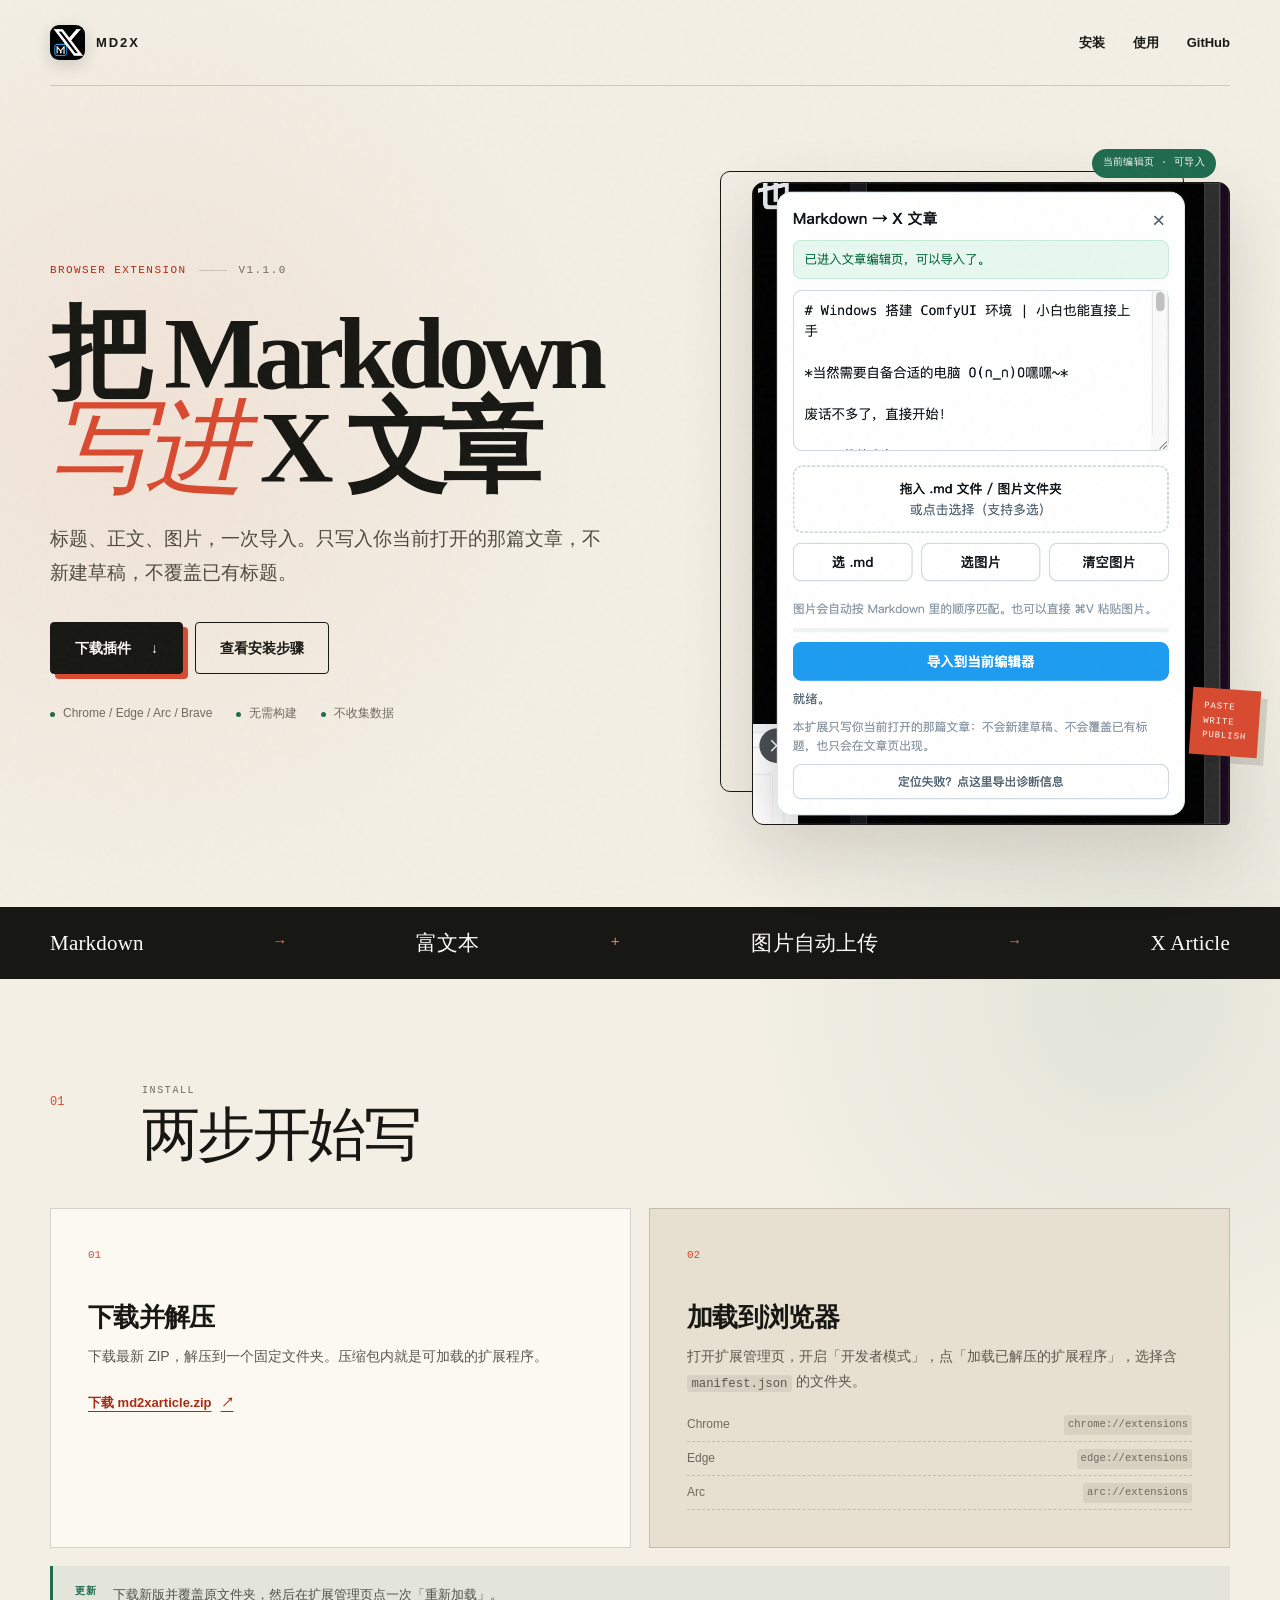
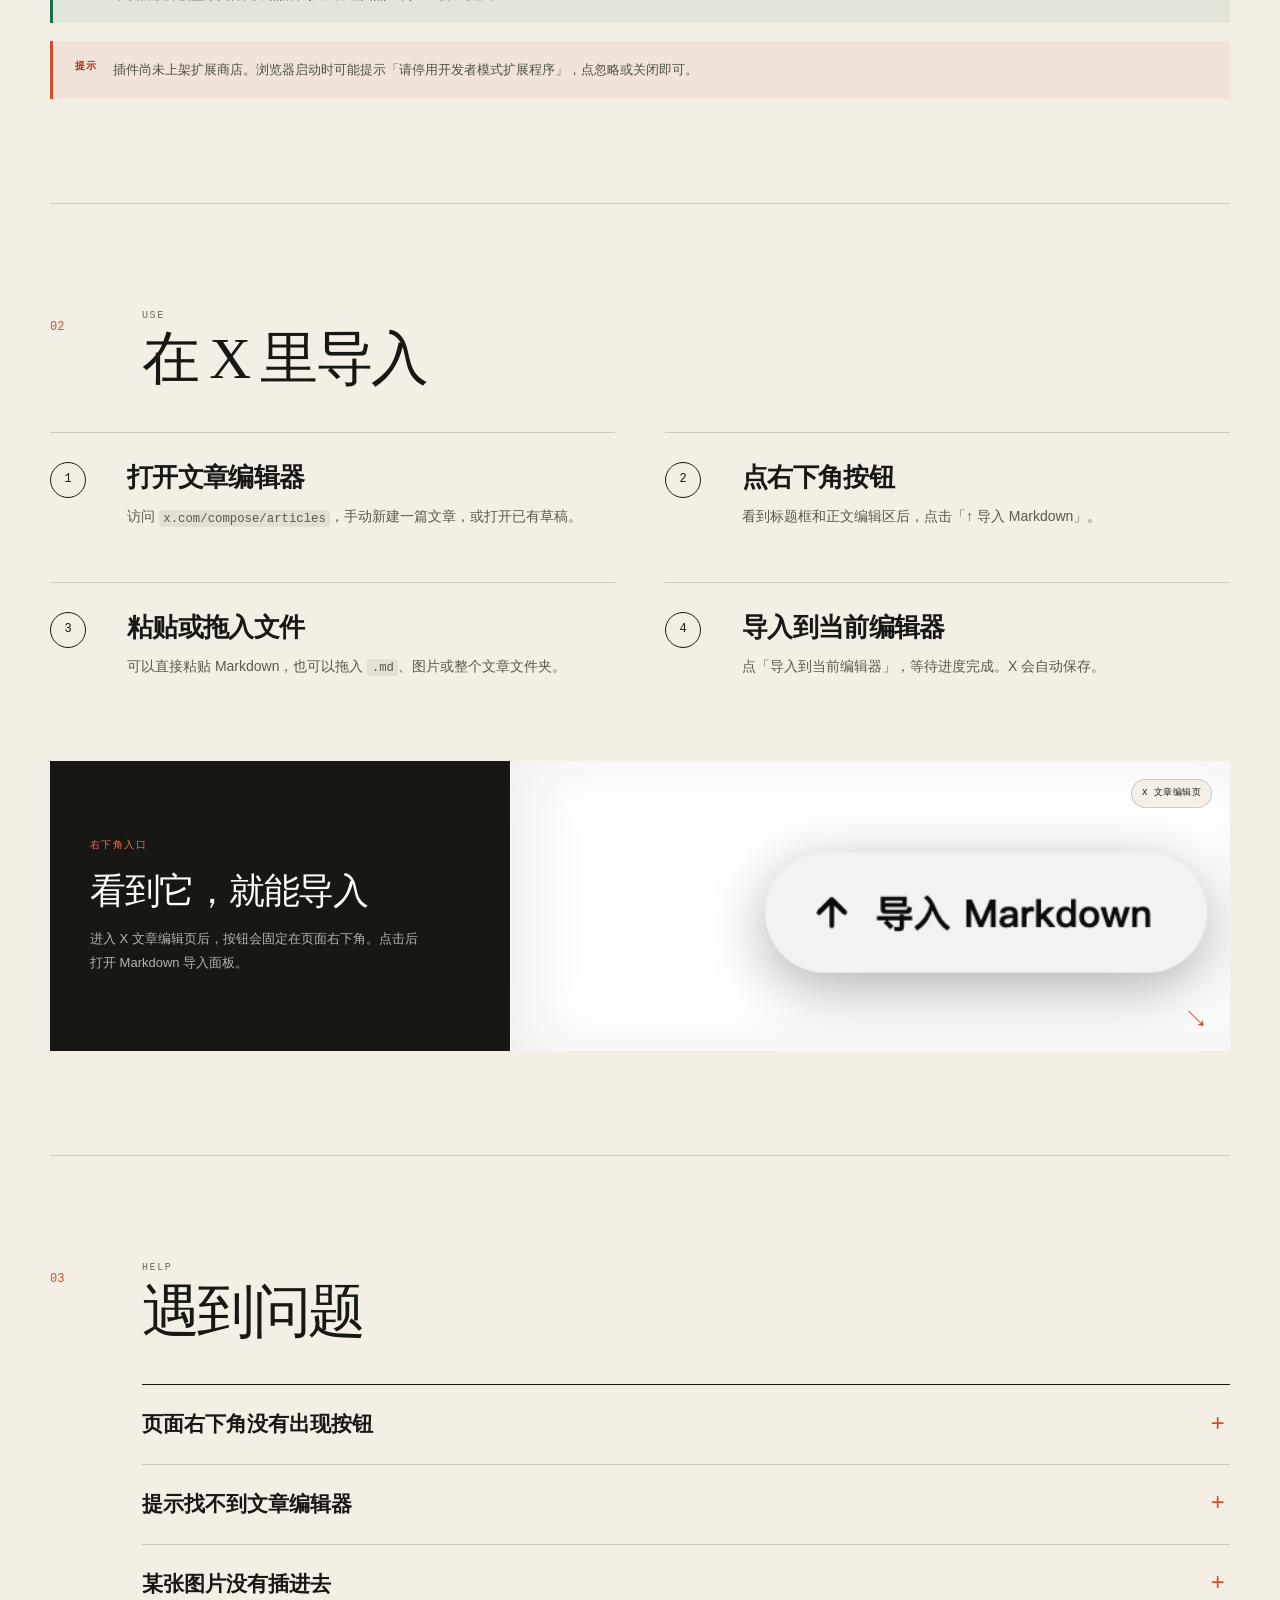
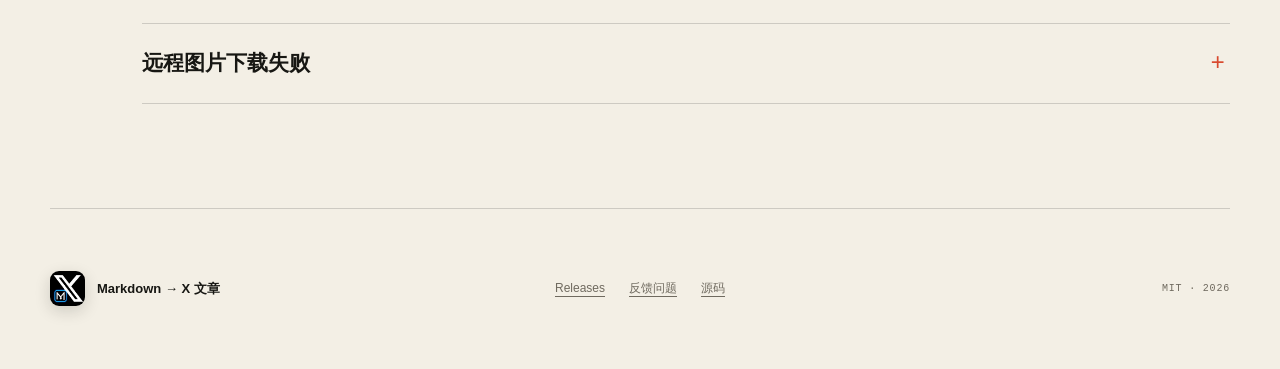
<file: docs/index.html>
<!doctype html>
<html lang="zh-CN">
  <head>
    <meta charset="UTF-8" />
    <meta name="viewport" content="width=device-width, initial-scale=1.0" />
    <meta
      name="description"
      content="把 Markdown 粘贴进 X 文章编辑器，自动生成富文本并上传图片。"
    />
    <meta name="theme-color" content="#f3efe5" />
    <meta property="og:image" content="./icon-512.png" />
    <title>Markdown → X 文章</title>
    <link rel="icon" type="image/png" sizes="32x32" href="./favicon-32.png" />
    <link rel="icon" type="image/png" sizes="128x128" href="./icon-128.png" />
    <link rel="apple-touch-icon" href="./icon-512.png" />
    <link rel="stylesheet" href="./styles.css" />
  </head>
  <body>
    <div class="grain" aria-hidden="true"></div>

    <header class="site-header shell">
      <a class="brand" href="./" aria-label="Markdown 转 X 文章首页">
        <img class="brand-mark" src="./icon-128.png" alt="" width="35" height="35" />
        <span>MD2X</span>
      </a>
      <nav class="nav" aria-label="主要导航">
        <a href="#install">安装</a>
        <a href="#use">使用</a>
        <a href="https://github.com/ATQQ/md2xarticle" target="_blank" rel="noreferrer">GitHub</a>
      </nav>
    </header>

    <main>
      <section class="hero shell">
        <div class="hero-copy">
          <div class="eyebrow"><span>Browser extension</span><span>v1.1.0</span></div>
          <h1>把 Markdown<br /><em>写进</em> X 文章</h1>
          <p class="lede">
            标题、正文、图片，一次导入。只写入你当前打开的那篇文章，不新建草稿，不覆盖已有标题。
          </p>
          <div class="actions">
            <a
              class="button button-primary"
              href="https://github.com/ATQQ/md2xarticle/releases/latest/download/md2xarticle.zip"
            >
              下载插件
              <span aria-hidden="true">↓</span>
            </a>
            <a class="button button-ghost" href="#install">查看安装步骤</a>
          </div>
          <ul class="facts" aria-label="插件信息">
            <li>Chrome / Edge / Arc / Brave</li>
            <li>无需构建</li>
            <li>不收集数据</li>
          </ul>
        </div>

        <div class="visual" aria-label="插件界面预览">
          <div class="visual-note">当前编辑页 · 可导入</div>
          <div class="screenshot-frame">
            <img src="./demo.png" alt="Markdown 转 X 文章插件界面，展示 Markdown 粘贴框和导入按钮" />
          </div>
          <div class="stamp" aria-hidden="true">
            <span>PASTE</span>
            <span>WRITE</span>
            <span>PUBLISH</span>
          </div>
        </div>
      </section>

      <section class="strip" aria-label="功能摘要">
        <div class="strip-inner shell">
          <span>Markdown</span>
          <i aria-hidden="true">→</i>
          <span>富文本</span>
          <i aria-hidden="true">+</i>
          <span>图片自动上传</span>
          <i aria-hidden="true">→</i>
          <span>X Article</span>
        </div>
      </section>

      <section class="section shell" id="install">
        <div class="section-heading">
          <span class="section-index">01</span>
          <div>
            <p class="kicker">Install</p>
            <h2>两步开始写</h2>
          </div>
        </div>

        <div class="install-grid">
          <article class="install-card">
            <span class="card-number">01</span>
            <h3>下载并解压</h3>
            <p>下载最新 ZIP，解压到一个固定文件夹。压缩包内就是可加载的扩展程序。</p>
            <a
              class="text-link"
              href="https://github.com/ATQQ/md2xarticle/releases/latest/download/md2xarticle.zip"
            >
              下载 md2xarticle.zip
              <span aria-hidden="true">↗</span>
            </a>
          </article>

          <article class="install-card">
            <span class="card-number">02</span>
            <h3>加载到浏览器</h3>
            <p>打开扩展管理页，开启「开发者模式」，点「加载已解压的扩展程序」，选择含 <code>manifest.json</code> 的文件夹。</p>
            <div class="browser-paths">
              <span>Chrome <code>chrome://extensions</code></span>
              <span>Edge <code>edge://extensions</code></span>
              <span>Arc <code>arc://extensions</code></span>
            </div>
          </article>
        </div>

        <aside class="tip">
          <span class="tip-label">更新</span>
          <p>下载新版并覆盖原文件夹，然后在扩展管理页点一次「重新加载」。</p>
        </aside>
        <aside class="tip tip-warning">
          <span class="tip-label">提示</span>
          <p>插件尚未上架扩展商店。浏览器启动时可能提示「请停用开发者模式扩展程序」，点忽略或关闭即可。</p>
        </aside>
      </section>

      <section class="section shell" id="use">
        <div class="section-heading">
          <span class="section-index">02</span>
          <div>
            <p class="kicker">Use</p>
            <h2>在 X 里导入</h2>
          </div>
        </div>

        <ol class="steps">
          <li>
            <span class="step-number">1</span>
            <div>
              <h3>打开文章编辑器</h3>
              <p>访问 <code>x.com/compose/articles</code>，手动新建一篇文章，或打开已有草稿。</p>
            </div>
          </li>
          <li>
            <span class="step-number">2</span>
            <div>
              <h3>点右下角按钮</h3>
              <p>看到标题框和正文编辑区后，点击「↑ 导入 Markdown」。</p>
            </div>
          </li>
          <li>
            <span class="step-number">3</span>
            <div>
              <h3>粘贴或拖入文件</h3>
              <p>可以直接粘贴 Markdown，也可以拖入 <code>.md</code>、图片或整个文章文件夹。</p>
            </div>
          </li>
          <li>
            <span class="step-number">4</span>
            <div>
              <h3>导入到当前编辑器</h3>
              <p>点「导入到当前编辑器」，等待进度完成。X 会自动保存。</p>
            </div>
          </li>
        </ol>

        <aside class="entry-callout" id="entry">
          <div class="entry-callout-copy">
            <span class="entry-label">右下角入口</span>
            <h3>看到它，就能导入</h3>
            <p>进入 X 文章编辑页后，按钮会固定在页面右下角。点击后打开 Markdown 导入面板。</p>
          </div>
          <div
            class="entry-demo"
            role="img"
            aria-label="插件在 X 文章编辑页右下角显示的导入 Markdown 按钮"
          >
            <span class="entry-demo-label">X 文章编辑页</span>
            <img src="./entry-button.png" alt="" />
            <span class="entry-demo-corner" aria-hidden="true">↘</span>
          </div>
        </aside>
      </section>

      <section class="section shell faq" id="faq">
        <div class="section-heading">
          <span class="section-index">03</span>
          <div>
            <p class="kicker">Help</p>
            <h2>遇到问题</h2>
          </div>
        </div>

        <div class="faq-list">
          <details>
            <summary>页面右下角没有出现按钮</summary>
            <p>按钮只会出现在 X 的文章页面。先访问 <code>x.com/compose/articles</code>，进入文章列表或编辑页。</p>
          </details>
          <details>
            <summary>提示找不到文章编辑器</summary>
            <p>先在 X 里手动新建一篇文章，看到标题框和正文输入区后，再点插件按钮。</p>
          </details>
          <details>
            <summary>某张图片没有插进去</summary>
            <p>检查图片是否过大或格式异常。插件会重试，重新导入一次通常可以解决。</p>
          </details>
          <details>
            <summary>远程图片下载失败</summary>
            <p>部分图床有防盗链限制。把图片下载到本地，再和 Markdown 一起拖进面板即可。</p>
          </details>
        </div>
      </section>
    </main>

    <footer class="site-footer shell">
      <div>
        <img class="brand-mark" src="./icon-128.png" alt="" width="33" height="33" />
        <p>Markdown → X 文章</p>
      </div>
      <div class="footer-links">
        <a href="https://github.com/ATQQ/md2xarticle/releases" target="_blank" rel="noreferrer">Releases</a>
        <a href="https://github.com/ATQQ/md2xarticle/issues" target="_blank" rel="noreferrer">反馈问题</a>
        <a href="https://github.com/ATQQ/md2xarticle" target="_blank" rel="noreferrer">源码</a>
      </div>
      <p class="copyright">MIT · 2026</p>
    </footer>
  </body>
</html>
</file>
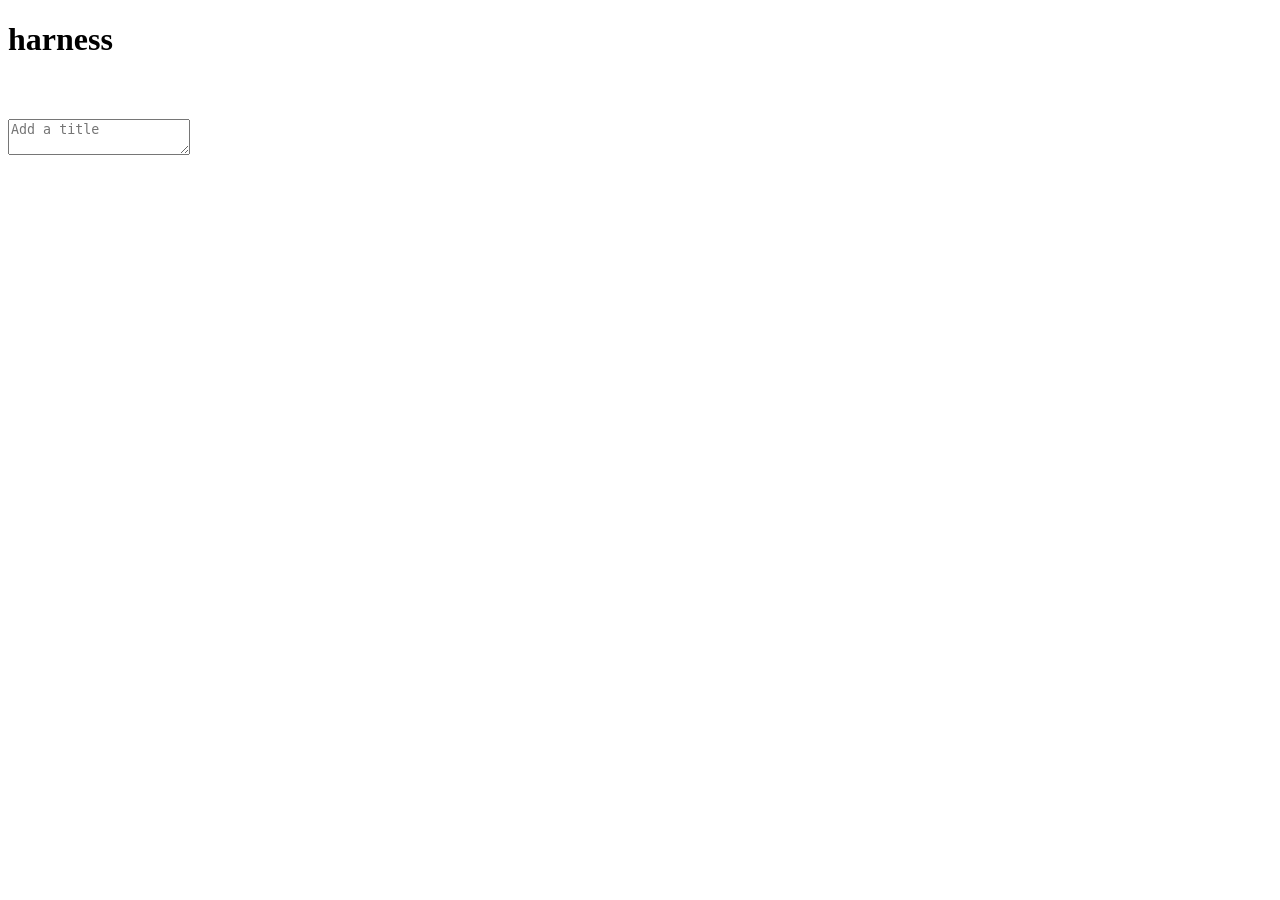
<file: test/harness.html>
<!doctype html>
<html lang="zh">
<head><meta charset="utf-8"><title>xmd 测试台</title></head>
<body>
<h1>harness</h1>

<script src="../vendor/marked.min.js"></script>
<script>
  // 模拟扩展环境（panel.js 会用到 chrome.runtime）
  window.chrome = {
    runtime: {
      lastError: null,
      sendMessage: function (m, cb) { if (cb) cb({ ok: false, error: 'mock: 测试中禁用远程抓取' }); },
      onMessage: { addListener: function () {} },
    },
  };
</script>

<script src="../src/panel.js"></script>
<script src="../src/main.js"></script>

<script>
  /* 造一个假的 X 编辑器：带 React fiber 结构，
     用来验证 main.js 能否在没有真实 X 页面的情况下定位到 Draft 实例 */
  window.__mockHolder = { props: { editorState: { __mock: true }, onChange: function () {} } };
  window.__mockEditor = document.createElement('div');
  window.__mockEditor.setAttribute('contenteditable', 'true');
  window.__mockEditor.id = 'mock-editor';
  window.__mockEditor['__reactFiber$mock'] = { stateNode: window.__mockHolder };
  document.body.appendChild(window.__mockEditor);

  // 标题框（按真实 X 的结构包一层）
  var wrap = document.createElement('div');
  wrap.setAttribute('data-testid', 'twitter-article-title');
  var ta = document.createElement('textarea');
  ta.placeholder = 'Add a title';
  wrap.appendChild(ta);
  document.body.appendChild(wrap);
  window.__mockTitle = ta;
</script>
</body>
</html>
</file>
<file: docs/styles.css>
:root {
  --paper: #f3efe5;
  --paper-deep: #e7dfcf;
  --ink: #171713;
  --muted: #6f6a5f;
  --line: rgba(23, 23, 19, 0.17);
  --accent: #d84a2f;
  --accent-dark: #a72c17;
  --green: #1f6b4f;
  --white: #fffdf8;
  --display: "Iowan Old Style", "Baskerville", "Songti SC", "STSong", serif;
  --sans: "Avenir Next", "PingFang SC", "Hiragino Sans GB", "Microsoft YaHei", sans-serif;
  --mono: "SFMono-Regular", "Cascadia Code", "Noto Sans Mono CJK SC", monospace;
  --shadow: 0 24px 70px rgba(51, 40, 22, 0.16);
}

* {
  box-sizing: border-box;
}

html {
  scroll-behavior: smooth;
}

body {
  margin: 0;
  color: var(--ink);
  background:
    radial-gradient(circle at 11% 12%, rgba(216, 74, 47, 0.08), transparent 28rem),
    radial-gradient(circle at 88% 28%, rgba(31, 107, 79, 0.08), transparent 24rem),
    var(--paper);
  font-family: var(--sans);
  line-height: 1.65;
  -webkit-font-smoothing: antialiased;
}

a {
  color: inherit;
}

code {
  font-family: var(--mono);
  font-size: 0.88em;
  background: rgba(23, 23, 19, 0.07);
  padding: 0.13em 0.36em;
  border-radius: 3px;
}

.grain {
  position: fixed;
  inset: 0;
  z-index: 20;
  pointer-events: none;
  opacity: 0.22;
  background-image: url("data:image/svg+xml,%3Csvg viewBox='0 0 220 220' xmlns='http://www.w3.org/2000/svg'%3E%3Cfilter id='n'%3E%3CfeTurbulence type='fractalNoise' baseFrequency='.85' numOctaves='4' stitchTiles='stitch'/%3E%3C/filter%3E%3Crect width='100%25' height='100%25' filter='url(%23n)' opacity='.13'/%3E%3C/svg%3E");
}

.shell {
  width: min(1180px, calc(100% - 48px));
  margin-inline: auto;
}

.site-header {
  min-height: 86px;
  display: flex;
  align-items: center;
  justify-content: space-between;
  border-bottom: 1px solid var(--line);
}

.brand {
  display: inline-flex;
  align-items: center;
  gap: 11px;
  text-decoration: none;
  font-size: 13px;
  font-weight: 700;
  letter-spacing: 0.15em;
}

.brand-mark {
  width: 35px;
  height: 35px;
  display: block;
  flex: none;
  object-fit: cover;
  border-radius: 9px;
  box-shadow: 0 5px 16px rgba(23, 23, 19, 0.16);
}

.nav {
  display: flex;
  gap: 28px;
  font-size: 13px;
  font-weight: 600;
}

.nav a {
  text-decoration: none;
  position: relative;
}

.nav a::after {
  content: "";
  position: absolute;
  left: 0;
  right: 100%;
  bottom: -5px;
  height: 1px;
  background: var(--accent);
  transition: right 180ms ease;
}

.nav a:hover::after {
  right: 0;
}

.hero {
  min-height: calc(100vh - 86px);
  display: grid;
  grid-template-columns: 1.05fr 0.95fr;
  gap: clamp(42px, 7vw, 100px);
  align-items: center;
  padding-block: 74px 82px;
}

.hero-copy {
  animation: rise 700ms cubic-bezier(0.2, 0.75, 0.3, 1) both;
}

.eyebrow {
  display: flex;
  align-items: center;
  gap: 12px;
  margin-bottom: 27px;
  color: var(--muted);
  font-family: var(--mono);
  font-size: 11px;
  letter-spacing: 0.13em;
  text-transform: uppercase;
}

.eyebrow span:first-child {
  color: var(--accent-dark);
}

.eyebrow span + span::before {
  content: "";
  display: inline-block;
  width: 28px;
  height: 1px;
  margin-right: 12px;
  vertical-align: middle;
  background: var(--line);
}

h1,
h2,
h3,
p {
  margin-top: 0;
}

h1 {
  margin-bottom: 27px;
  font-family: var(--display);
  font-size: clamp(62px, 8vw, 108px);
  font-weight: 600;
  line-height: 0.92;
  letter-spacing: -0.065em;
}

h1 em {
  color: var(--accent);
  font-weight: 400;
}

.lede {
  max-width: 560px;
  margin-bottom: 32px;
  color: #4f4a41;
  font-size: clamp(16px, 1.8vw, 19px);
  line-height: 1.8;
}

.actions {
  display: flex;
  flex-wrap: wrap;
  gap: 12px;
}

.button {
  min-height: 52px;
  display: inline-flex;
  align-items: center;
  justify-content: center;
  gap: 20px;
  padding: 0 24px;
  border: 1px solid var(--ink);
  border-radius: 4px;
  text-decoration: none;
  font-size: 14px;
  font-weight: 700;
  transition:
    transform 180ms ease,
    box-shadow 180ms ease,
    background 180ms ease;
}

.button:hover {
  transform: translateY(-2px);
}

.button-primary {
  color: var(--white);
  background: var(--ink);
  box-shadow: 5px 5px 0 var(--accent);
}

.button-primary:hover {
  box-shadow: 7px 7px 0 var(--accent);
}

.button-ghost {
  background: transparent;
}

.button-ghost:hover {
  background: var(--white);
}

.facts {
  display: flex;
  flex-wrap: wrap;
  gap: 10px 24px;
  margin: 30px 0 0;
  padding: 0;
  list-style: none;
  color: var(--muted);
  font-size: 12px;
}

.facts li {
  display: flex;
  align-items: center;
  gap: 8px;
}

.facts li::before {
  content: "";
  width: 5px;
  height: 5px;
  border-radius: 50%;
  background: var(--green);
}

.visual {
  position: relative;
  justify-self: end;
  width: min(100%, 500px);
  padding: 22px 0 0 22px;
  animation: rise 800ms 120ms cubic-bezier(0.2, 0.75, 0.3, 1) both;
}

.screenshot-frame {
  position: relative;
  z-index: 2;
  overflow: hidden;
  border: 1px solid var(--ink);
  border-radius: 12px 12px 4px 12px;
  background: #111;
  box-shadow: var(--shadow);
}

.screenshot-frame::before {
  content: "";
  position: absolute;
  inset: 0;
  z-index: 1;
  pointer-events: none;
  box-shadow: inset 0 0 0 1px rgba(255, 255, 255, 0.08);
}

.screenshot-frame img {
  display: block;
  width: 100%;
  height: auto;
}

.visual::before {
  content: "";
  position: absolute;
  inset: 0 36px 44px 0;
  border: 1px solid var(--ink);
  border-radius: 10px;
  transform: translate(-10px, 11px);
}

.visual-note {
  position: absolute;
  top: -11px;
  right: 14px;
  z-index: 4;
  padding: 6px 11px;
  color: var(--white);
  background: var(--green);
  border-radius: 999px;
  font-family: var(--mono);
  font-size: 10px;
  letter-spacing: 0.04em;
}

.stamp {
  position: absolute;
  right: -29px;
  bottom: 70px;
  z-index: 3;
  display: grid;
  gap: 1px;
  padding: 12px;
  color: var(--white);
  background: var(--accent);
  font-family: var(--mono);
  font-size: 9px;
  line-height: 1.5;
  letter-spacing: 0.1em;
  transform: rotate(4deg);
  box-shadow: 7px 7px 0 rgba(23, 23, 19, 0.13);
}

.strip {
  color: var(--white);
  background: var(--ink);
  overflow: hidden;
}

.strip-inner {
  min-height: 72px;
  display: flex;
  align-items: center;
  justify-content: space-between;
  gap: 18px;
  font-family: var(--display);
  font-size: clamp(15px, 1.8vw, 21px);
  letter-spacing: 0.01em;
}

.strip i {
  color: #e67a62;
  font-family: var(--mono);
  font-size: 15px;
  font-style: normal;
}

.section {
  padding-block: 104px;
  border-bottom: 1px solid var(--line);
}

.section-heading {
  display: grid;
  grid-template-columns: 72px 1fr;
  gap: 20px;
  align-items: start;
  margin-bottom: 42px;
}

.section-index {
  padding-top: 10px;
  color: var(--accent);
  font-family: var(--mono);
  font-size: 12px;
}

.kicker {
  margin-bottom: 5px;
  color: var(--muted);
  font-family: var(--mono);
  font-size: 10px;
  letter-spacing: 0.16em;
  text-transform: uppercase;
}

h2 {
  margin-bottom: 0;
  font-family: var(--display);
  font-size: clamp(38px, 5vw, 58px);
  font-weight: 500;
  line-height: 1.05;
  letter-spacing: -0.045em;
}

.install-grid {
  display: grid;
  grid-template-columns: 1fr 1fr;
  gap: 18px;
}

.install-card {
  position: relative;
  min-height: 295px;
  padding: 37px;
  background: rgba(255, 253, 248, 0.65);
  border: 1px solid var(--line);
}

.install-card:nth-child(2) {
  background: var(--paper-deep);
}

.card-number {
  display: block;
  margin-bottom: 38px;
  color: var(--accent);
  font-family: var(--mono);
  font-size: 11px;
}

.install-card h3,
.steps h3 {
  margin-bottom: 11px;
  font-family: var(--display);
  font-size: 26px;
  font-weight: 600;
  line-height: 1.2;
  letter-spacing: -0.025em;
}

.install-card p,
.steps p {
  margin-bottom: 20px;
  color: #5d574d;
  font-size: 14px;
  line-height: 1.8;
}

.text-link {
  display: inline-flex;
  gap: 9px;
  align-items: center;
  color: var(--accent-dark);
  font-size: 13px;
  font-weight: 700;
  text-underline-offset: 4px;
}

.browser-paths {
  display: grid;
  gap: 7px;
  color: var(--muted);
  font-size: 12px;
}

.browser-paths span {
  display: flex;
  justify-content: space-between;
  gap: 14px;
  padding-bottom: 6px;
  border-bottom: 1px dashed var(--line);
}

.tip {
  display: flex;
  gap: 16px;
  align-items: flex-start;
  margin-top: 18px;
  padding: 18px 22px;
  border-left: 3px solid var(--green);
  background: rgba(31, 107, 79, 0.07);
}

.tip p {
  margin: 0;
  color: #4d5145;
  font-size: 13px;
}

.tip-label {
  flex: 0 0 auto;
  color: var(--green);
  font-family: var(--mono);
  font-size: 10px;
  font-weight: 700;
  letter-spacing: 0.12em;
}

.tip-warning {
  border-left-color: var(--accent);
  background: rgba(216, 74, 47, 0.07);
}

.tip-warning .tip-label {
  color: var(--accent-dark);
}

.steps {
  display: grid;
  grid-template-columns: 1fr 1fr;
  gap: 0 50px;
  margin: 0;
  padding: 0;
  list-style: none;
}

.steps li {
  display: grid;
  grid-template-columns: 56px 1fr;
  gap: 21px;
  padding: 29px 0 32px;
  border-top: 1px solid var(--line);
}

.step-number {
  width: 36px;
  height: 36px;
  display: grid;
  place-items: center;
  border: 1px solid var(--ink);
  border-radius: 50%;
  font-family: var(--mono);
  font-size: 12px;
}

.entry-callout {
  display: grid;
  grid-template-columns: minmax(280px, 0.78fr) 1.22fr;
  min-height: 290px;
  margin-top: 30px;
  overflow: hidden;
  color: var(--white);
  background: var(--ink);
}

.entry-callout-copy {
  display: flex;
  flex-direction: column;
  justify-content: center;
  padding: 40px;
}

.entry-label {
  margin-bottom: 17px;
  color: #e67a62;
  font-family: var(--mono);
  font-size: 10px;
  letter-spacing: 0.14em;
}

.entry-callout h3 {
  max-width: 360px;
  margin-bottom: 14px;
  font-family: var(--display);
  font-size: clamp(27px, 3vw, 36px);
  font-weight: 500;
  line-height: 1.16;
  letter-spacing: -0.035em;
}

.entry-callout p {
  max-width: 340px;
  margin: 0;
  color: rgba(255, 253, 248, 0.68);
  font-size: 13px;
  line-height: 1.8;
}

.entry-demo {
  position: relative;
  min-height: 290px;
  overflow: hidden;
  background: #fff;
  border-left: 1px solid rgba(255, 255, 255, 0.14);
}

.entry-demo::after {
  content: "";
  position: absolute;
  inset: 0;
  pointer-events: none;
  box-shadow: inset 24px 0 60px rgba(23, 23, 19, 0.07);
}

.entry-demo img {
  position: absolute;
  top: 50%;
  left: -8%;
  width: 116%;
  max-width: none;
  transform: translateY(-64%);
}

.entry-demo-label {
  position: absolute;
  top: 18px;
  right: 18px;
  z-index: 2;
  padding: 6px 10px;
  color: var(--ink);
  background: rgba(243, 239, 229, 0.9);
  border: 1px solid var(--line);
  border-radius: 999px;
  font-family: var(--mono);
  font-size: 9px;
  letter-spacing: 0.05em;
}

.entry-demo-corner {
  position: absolute;
  right: 22px;
  bottom: 18px;
  z-index: 2;
  color: var(--accent);
  font-family: var(--mono);
  font-size: 24px;
  line-height: 1;
}

.faq-list {
  margin-left: 92px;
  border-top: 1px solid var(--ink);
}

details {
  border-bottom: 1px solid var(--line);
}

summary {
  position: relative;
  padding: 22px 48px 22px 0;
  cursor: pointer;
  list-style: none;
  font-family: var(--display);
  font-size: 21px;
  font-weight: 600;
}

summary::-webkit-details-marker {
  display: none;
}

summary::after {
  content: "+";
  position: absolute;
  right: 5px;
  top: 50%;
  transform: translateY(-50%);
  color: var(--accent);
  font-family: var(--mono);
  font-size: 24px;
  font-weight: 400;
}

details[open] summary::after {
  content: "−";
}

details p {
  max-width: 760px;
  margin: 0 0 23px;
  color: #5d574d;
  font-size: 14px;
}

.site-footer {
  min-height: 160px;
  display: grid;
  grid-template-columns: 1fr auto 1fr;
  gap: 24px;
  align-items: center;
}

.site-footer > div:first-child {
  display: flex;
  align-items: center;
  gap: 12px;
}

.site-footer p {
  margin: 0;
  font-size: 13px;
  font-weight: 700;
}

.footer-links {
  display: flex;
  gap: 24px;
  color: var(--muted);
  font-size: 12px;
}

.footer-links a {
  text-underline-offset: 4px;
}

.copyright {
  justify-self: end;
  color: var(--muted);
  font-family: var(--mono);
  font-size: 10px !important;
  font-weight: 400 !important;
  letter-spacing: 0.08em;
}

@keyframes rise {
  from {
    opacity: 0;
    transform: translateY(18px);
  }
  to {
    opacity: 1;
    transform: translateY(0);
  }
}

@media (max-width: 900px) {
  .hero {
    min-height: auto;
    grid-template-columns: 1fr;
    padding-block: 62px 72px;
  }

  .hero-copy {
    max-width: 680px;
  }

  .visual {
    justify-self: center;
    width: min(88%, 480px);
    margin-top: 10px;
  }

  .visual::before {
    inset: 0 20px 32px 0;
  }

  .stamp {
    right: -18px;
  }

  .install-grid,
  .steps {
    grid-template-columns: 1fr;
  }

  .entry-callout {
    grid-template-columns: 1fr;
  }

  .entry-demo {
    min-height: 260px;
    border-top: 1px solid rgba(255, 255, 255, 0.14);
    border-left: 0;
  }

  .faq-list {
    margin-left: 0;
  }
}

@media (max-width: 620px) {
  .shell {
    width: min(100% - 30px, 1180px);
  }

  .site-header {
    min-height: 72px;
  }

  .nav {
    gap: 16px;
  }

  .nav a:first-child {
    display: none;
  }

  .hero {
    padding-block: 48px 58px;
  }

  h1 {
    font-size: clamp(53px, 18vw, 76px);
  }

  .lede {
    font-size: 15px;
  }

  .button {
    width: 100%;
  }

  .facts {
    gap: 7px 16px;
  }

  .visual {
    width: calc(100% - 12px);
    padding-left: 12px;
  }

  .visual-note {
    right: 6px;
  }

  .stamp {
    display: none;
  }

  .strip-inner {
    min-height: 62px;
    justify-content: flex-start;
    overflow-x: auto;
    white-space: nowrap;
    font-size: 14px;
  }

  .section {
    padding-block: 72px;
  }

  .section-heading {
    grid-template-columns: 40px 1fr;
    margin-bottom: 30px;
  }

  .install-card {
    min-height: 0;
    padding: 27px 24px;
  }

  .card-number {
    margin-bottom: 28px;
  }

  .steps li {
    grid-template-columns: 44px 1fr;
    gap: 13px;
  }

  .entry-callout-copy {
    padding: 30px 25px;
  }

  .entry-demo {
    min-height: 235px;
  }

  .entry-demo img {
    left: -12%;
    width: 124%;
  }

  summary {
    font-size: 18px;
  }

  .site-footer {
    grid-template-columns: 1fr;
    gap: 18px;
    padding-block: 36px;
  }

  .footer-links {
    flex-wrap: wrap;
  }

  .copyright {
    justify-self: start;
  }
}

@media (prefers-reduced-motion: reduce) {
  html {
    scroll-behavior: auto;
  }

  *,
  *::before,
  *::after {
    animation-duration: 0.01ms !important;
    animation-iteration-count: 1 !important;
    transition-duration: 0.01ms !important;
  }
}
</file>
